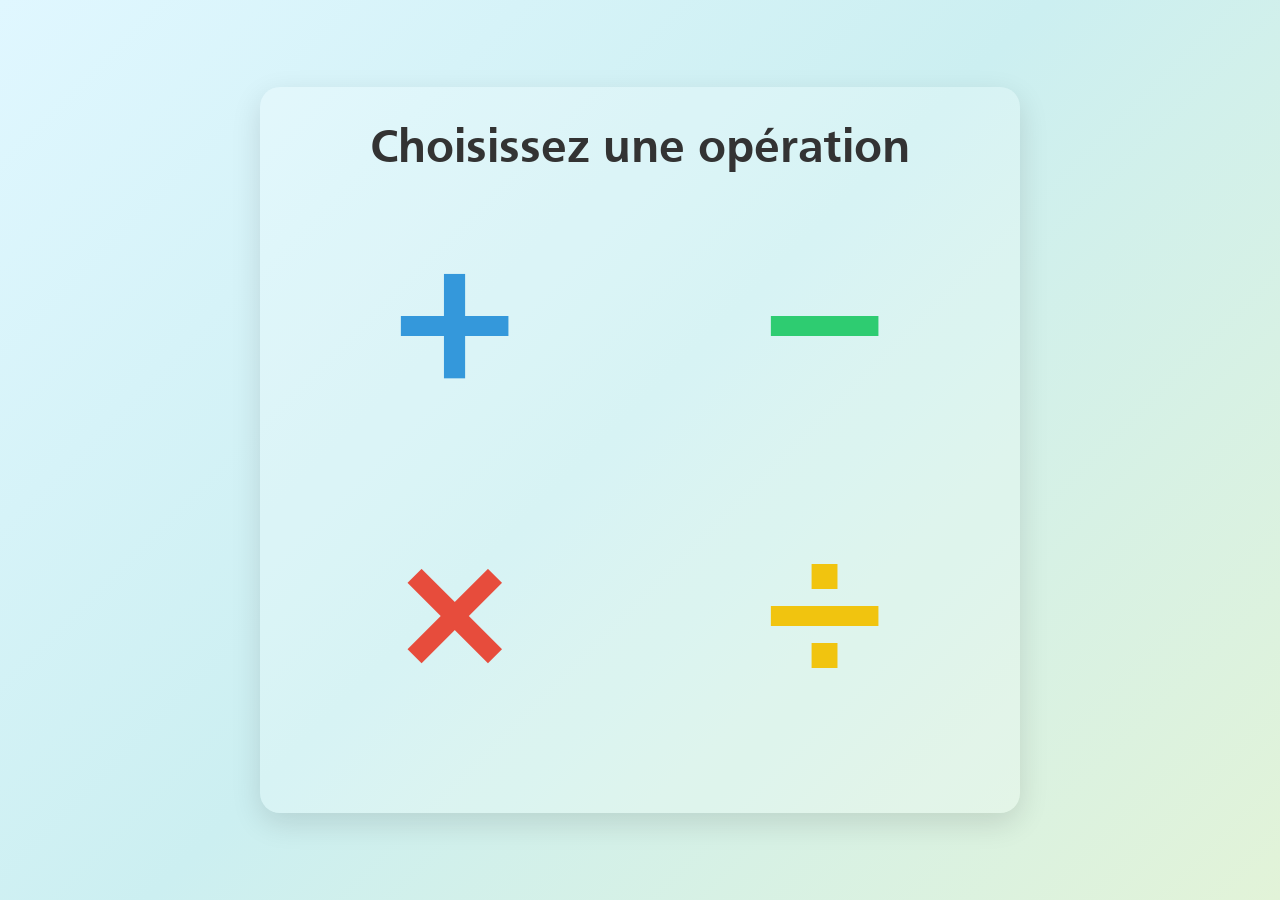
<file: index.html>
<!DOCTYPE html>
<html lang="fr">

<head>
    <meta charset="UTF-8">
    <meta name="viewport" content="width=device-width, initial-scale=1.0">

    <title>Opérations</title>

    <link rel="stylesheet" href="operation.css">
</head>

<body>

    <main>
        <h1>Choisissez une opération</h1>

        <div class="operations" role="navigation" aria-label="Choix de l'opération">
            <a class="operation-button addition" href="Addition-DragAndDrop-main/index.html" aria-label="Addition">
                <span class="operation-symbol" aria-hidden="true">+</span>
            </a>
            <a class="operation-button subtraction" href="Soustraction-DragAndDrop/index.html" aria-label="Soustraction">
                <span class="operation-symbol" aria-hidden="true">−</span>
            </a>
            <a class="operation-button multiplication" href="Multiplication-DragAndDrop/index.html" aria-label="Multiplication">
                <span class="operation-symbol" aria-hidden="true">×</span>
            </a>
            <a class="operation-button division" href="Division-DragAndDrop/index.html" aria-label="Division">
                <span class="operation-symbol" aria-hidden="true">÷</span>
            </a>
        </div>
    </main>

</body>

</html>
</file>
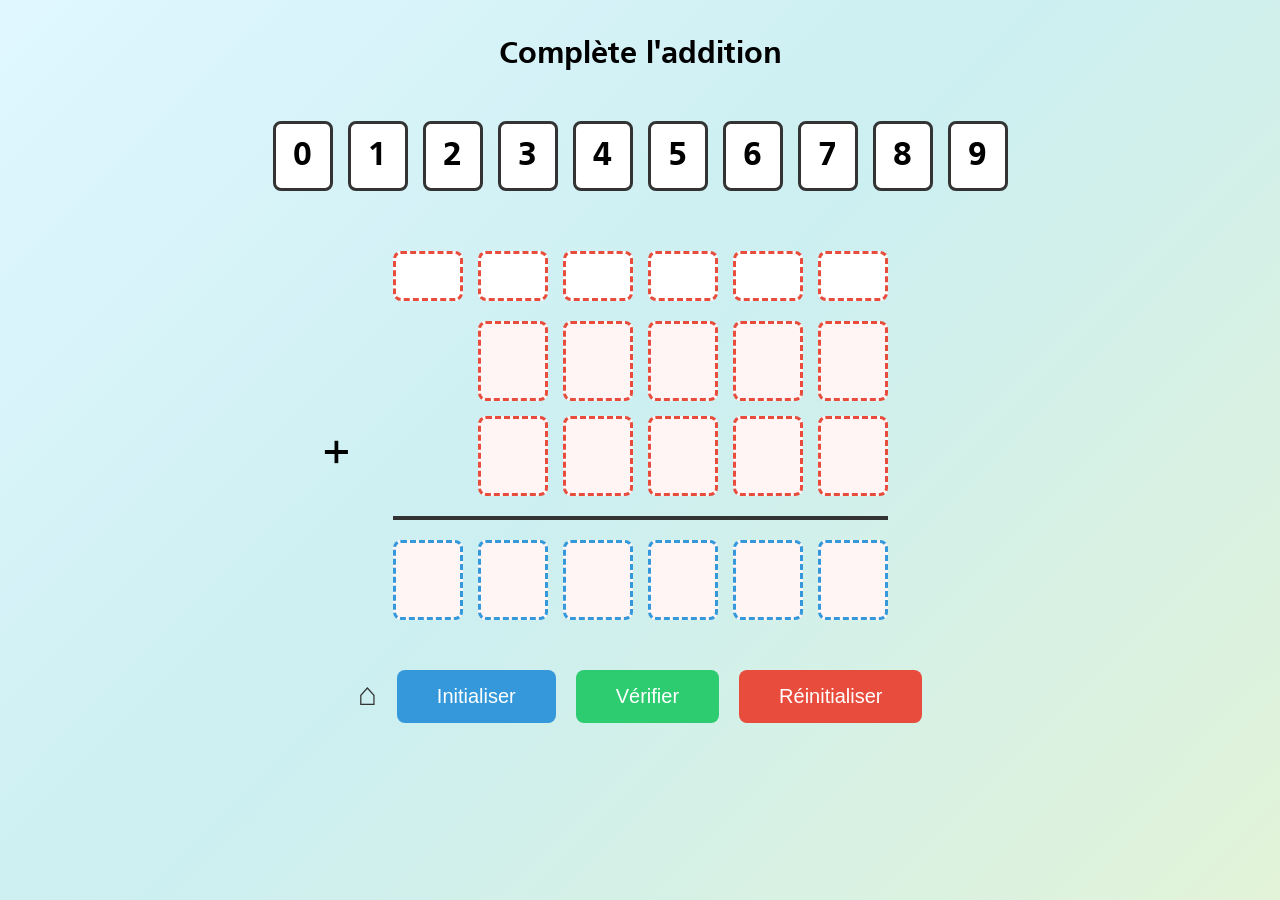
<file: Addition-DragAndDrop-main/index.html>
<!DOCTYPE html>
<html lang="fr">

<head>
    <meta charset="UTF-8">
    <meta name="viewport" content="width=device-width, initial-scale=1.0">

    <title>Addition Drag & Drop</title>

    <link rel="stylesheet" href="style.css">
</head>

<body>

    <h1>Complète l'addition</h1>

    <!-- CHIFFRES -->
    <div class="numbers">

        <div class="number" draggable="true">0</div>
        <div class="number" draggable="true">1</div>
        <div class="number" draggable="true">2</div>
        <div class="number" draggable="true">3</div>
        <div class="number" draggable="true">4</div>
        <div class="number" draggable="true">5</div>
        <div class="number" draggable="true">6</div>
        <div class="number" draggable="true">7</div>
        <div class="number" draggable="true">8</div>
        <div class="number" draggable="true">9</div>

    </div>


    <!-- ADDITION -->
    <div class="operation">

        <!-- RETENUES -->
        <div class="line carry-line">

            <div class="box carry dropzone"></div>
            <div class="box carry dropzone"></div>
            <div class="box carry dropzone"></div>
            <div class="box carry dropzone"></div>
            <div class="box carry dropzone"></div>
            <div class="box carry dropzone"></div>

        </div>


        <!-- PREMIER NOMBRE -->
        <div class="line number-line" id="firstNumber">

            <div class="box dropzone"></div>
            <div class="box dropzone"></div>
            <div class="box dropzone"></div>
            <div class="box dropzone"></div>
            <div class="box dropzone"></div>

        </div>


        <!-- DEUXIEME NOMBRE -->
        <div class="line number-line" id="secondNumber">

            <span class="plus">+</span>

            <div class="box dropzone"></div>
            <div class="box dropzone"></div>
            <div class="box dropzone"></div>
            <div class="box dropzone"></div>
            <div class="box dropzone"></div>

        </div>


        <div class="separator"></div>


        <!-- RESULTAT -->
        <div class="line result-line" id="result">

            <div class="box dropzone"></div>
            <div class="box dropzone"></div>
            <div class="box dropzone"></div>
            <div class="box dropzone"></div>
            <div class="box dropzone"></div>
            <div class="box dropzone"></div>

        </div>

    </div>


    <!-- BOUTONS -->
    <div class="buttons">

        <a class="home-button" href="../index.html" aria-label="Accueil" title="Accueil">⌂</a>

        <button id="initButton">
            Initialiser
        </button>

        <button id="checkButton">
            Vérifier
        </button>

        <button id="resetButton">
            Réinitialiser
        </button>

    </div>


    <p id="message"></p>


    <script src="script.js"></script>

</body>

</html>
</file>
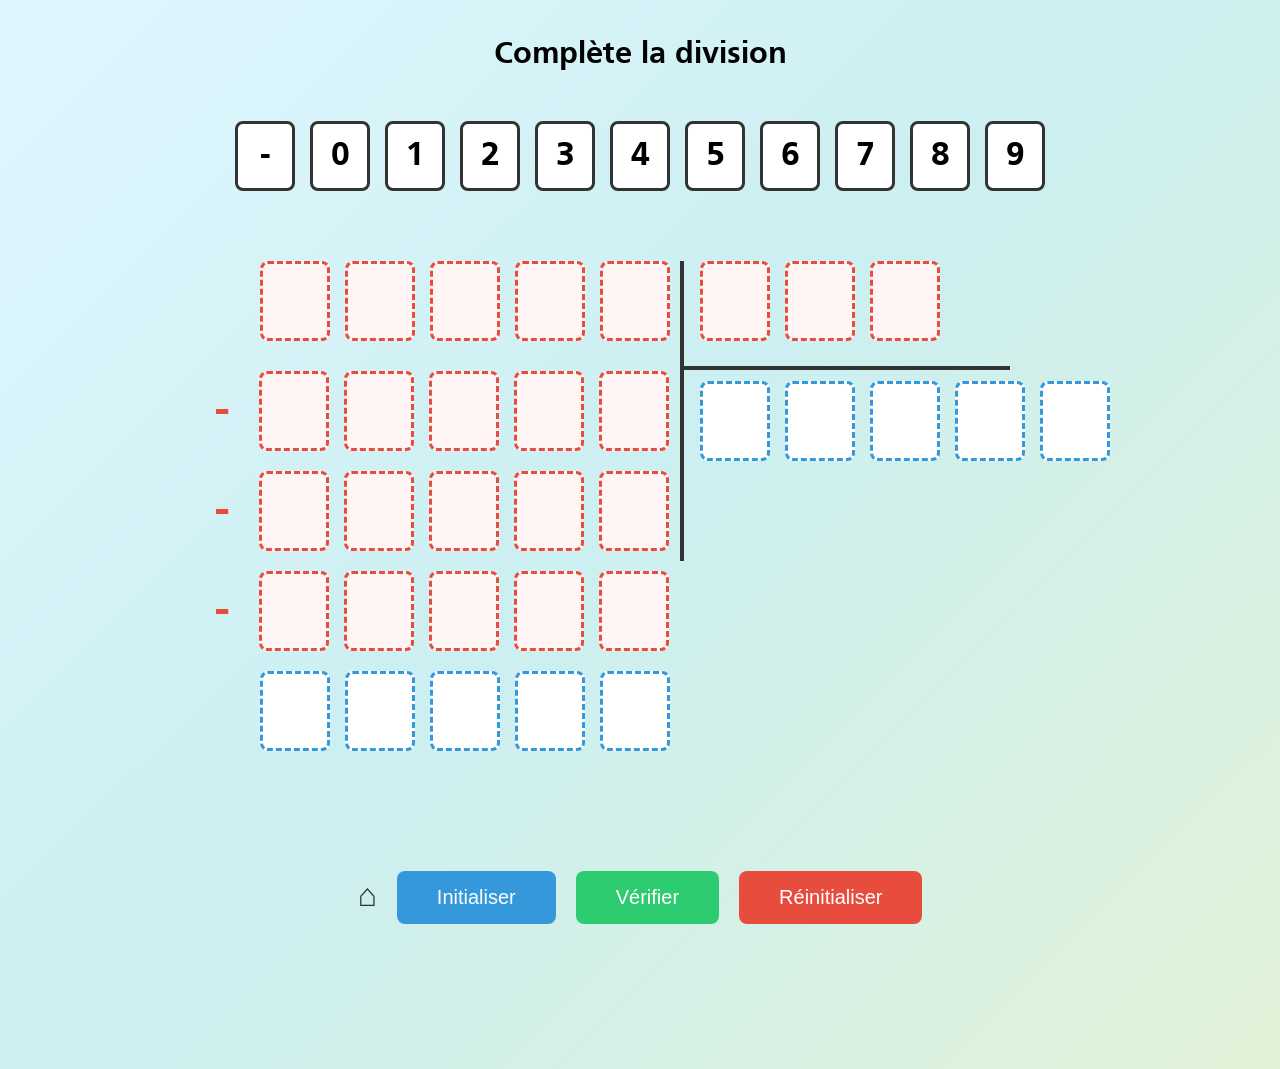
<file: Division-DragAndDrop/index.html>
<!DOCTYPE html>
<html lang="fr">

<head>
    <meta charset="UTF-8">
    <meta name="viewport" content="width=device-width, initial-scale=1.0">

    <title>Division Drag & Drop</title>

    <link rel="stylesheet" href="style.css">
</head>


<body>

    <h1>Complète la division</h1>


    <!-- =====================================================
         CHIFFRES À GLISSER
    ===================================================== -->

    <div class="chiffres">

        <div class="chiffre" draggable="true">-</div>
        <div class="chiffre" draggable="true">0</div>
        <div class="chiffre" draggable="true">1</div>
        <div class="chiffre" draggable="true">2</div>
        <div class="chiffre" draggable="true">3</div>
        <div class="chiffre" draggable="true">4</div>
        <div class="chiffre" draggable="true">5</div>
        <div class="chiffre" draggable="true">6</div>
        <div class="chiffre" draggable="true">7</div>
        <div class="chiffre" draggable="true">8</div>
        <div class="chiffre" draggable="true">9</div>

    </div>


    <!-- =====================================================
         POTENCE
    ===================================================== -->

    <div class="potence-wrap">
        <div class="potence">


            <!-- =================================================
                 DIVIDENDE
            ================================================== -->

            <div class="ligne dividende" id="dividende">

            <div class="case zone-depot"></div>
            <div class="case zone-depot"></div>
            <div class="case zone-depot"></div>
            <div class="case zone-depot"></div>
            <div class="case zone-depot"></div>

        </div>


        <!-- =================================================
             DIVISEUR
        ================================================== -->

        <div class="ligne diviseur" id="diviseur">

            <div class="case zone-depot"></div>
            <div class="case zone-depot"></div>
            <div class="case zone-depot"></div>

        </div>


        <!-- =================================================
             BARRE VERTICALE
        ================================================== -->

        <div class="barre-verticale"></div>


        <!-- =================================================
             BARRE HORIZONTALE
        ================================================== -->

        <div class="barre-horizontale"></div>


        <!-- =================================================
             PREMIÈRE LIGNE DE SOUSTRACTION
        ================================================== -->

        <div class="ligne produit" id="produit">

            <span class="moins">-</span>

            <div class="case zone-depot"></div>
            <div class="case zone-depot"></div>
            <div class="case zone-depot"></div>
            

        </div>


        <!-- =================================================
             DEUXIÈME LIGNE
        ================================================== -->

        <div class="ligne etape-2" id="etape2">

            <span class="moins">-</span>

            <div class="case zone-depot"></div>
            <div class="case zone-depot"></div>
            <div class="case zone-depot"></div>
        

        </div>


        <!-- =================================================
             TROISIÈME LIGNE
        ================================================== -->

        <div class="ligne etape-3" id="etape3">

            <span class="moins">-</span>

            <div class="case zone-depot"></div>
            <div class="case zone-depot"></div>
            <div class="case zone-depot"></div>
        

        </div>


        <!-- =================================================
             RESTE
        ================================================== -->

        <div class="ligne-resultat" id="reste">

            <div class="case zone-depot"></div>
            <div class="case zone-depot"></div>
            <div class="case zone-depot"></div>
            <div class="case zone-depot"></div>
            <div class="case zone-depot"></div>

        </div>


        <!-- =================================================
             QUOTIENT
        ================================================== -->

            <div class="ligne quotient" id="quotient">

                <div class="case zone-depot"></div>
                <div class="case zone-depot"></div>
                <div class="case zone-depot"></div>

            </div>

        </div>
    </div>


    <!-- =====================================================
         BOUTONS
    ===================================================== -->

    <div class="boutons">

        <a class="home-button" href="../index.html" aria-label="Accueil" title="Accueil">⌂</a>

        <button id="boutonInitialiser">
            Initialiser
        </button>

        <button id="boutonVerifier">
            Vérifier
        </button>

        <button id="boutonReinitialiser">
            Réinitialiser
        </button>

    </div>


    <!-- =====================================================
         MESSAGE
    ===================================================== -->

    <p id="message"></p>


    <script src="script.js"></script>

</body>

</html>
</file>
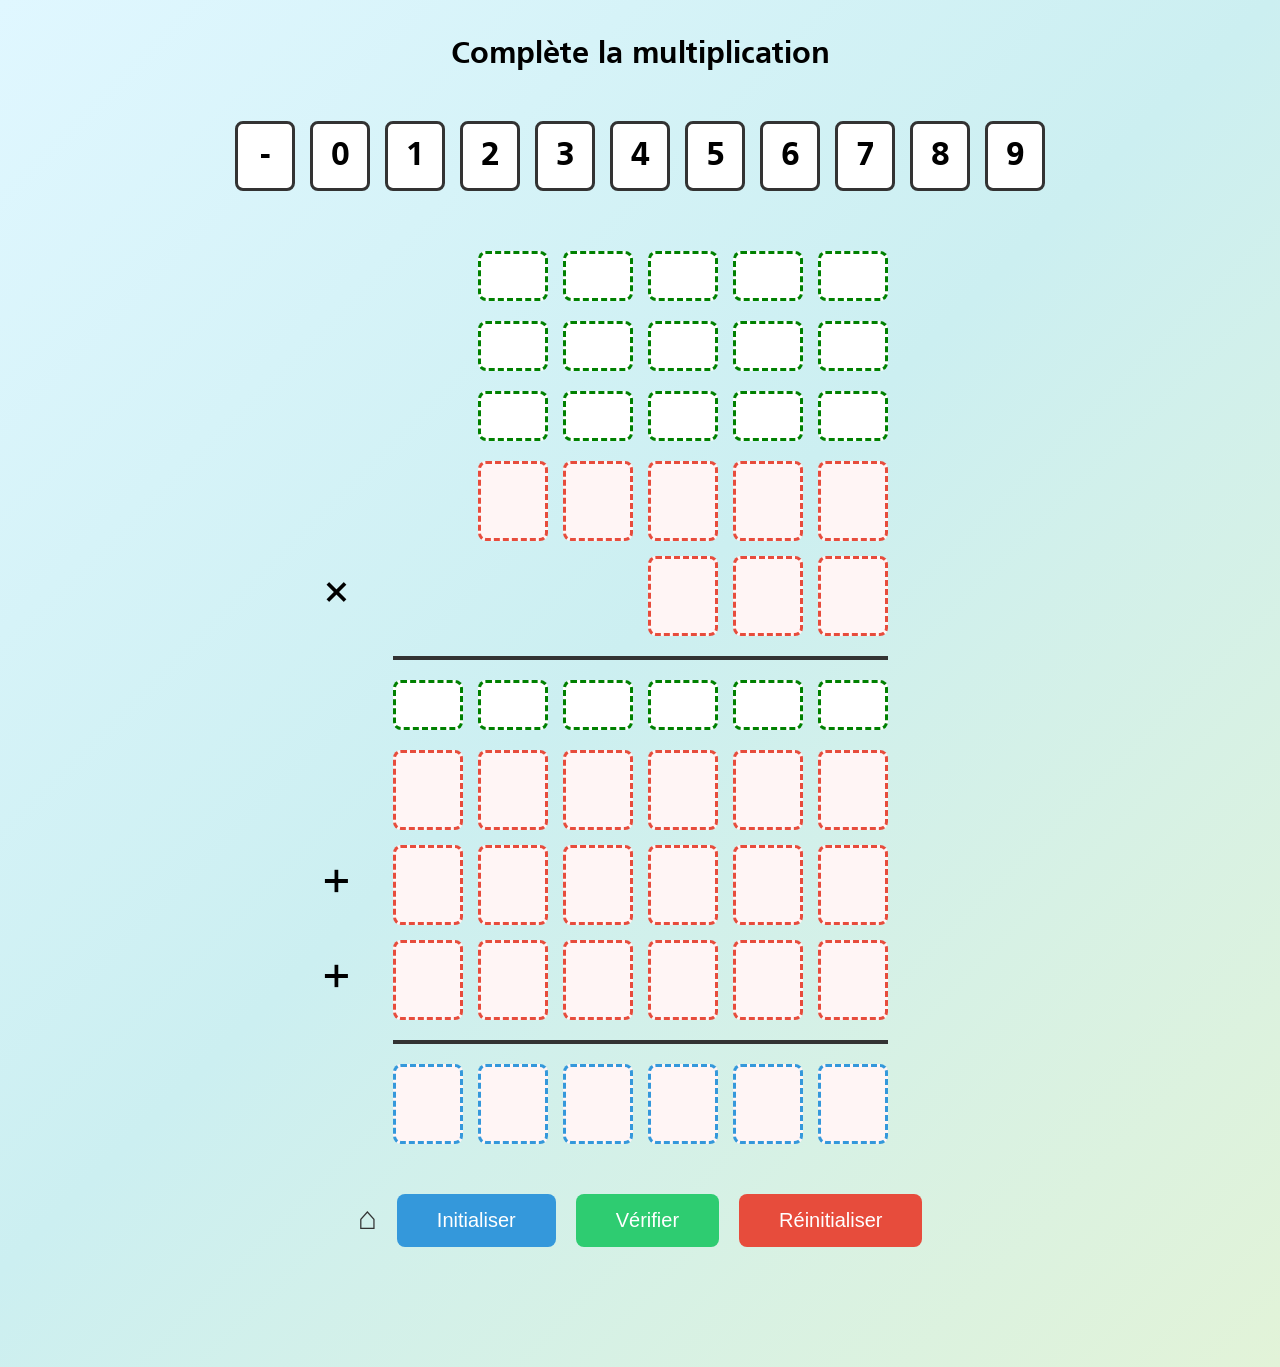
<file: Multiplication-DragAndDrop/index.html>
<!DOCTYPE html>
<html lang="fr">

<head>
    <meta charset="UTF-8">
    <meta name="viewport" content="width=device-width, initial-scale=1.0">

    <title>Multiplication Drag & Drop</title>

    <link rel="stylesheet" href="style.css">
</head>

<body>

    <h1>Complète la multiplication</h1>

    <!-- CHIFFRES -->
    <div class="numbers">

        <div class="number" draggable="true">-</div>
        <div class="number" draggable="true">0</div>
        <div class="number" draggable="true">1</div>
        <div class="number" draggable="true">2</div>
        <div class="number" draggable="true">3</div>
        <div class="number" draggable="true">4</div>
        <div class="number" draggable="true">5</div>
        <div class="number" draggable="true">6</div>
        <div class="number" draggable="true">7</div>
        <div class="number" draggable="true">8</div>
        <div class="number" draggable="true">9</div>

    </div>


    <!-- MULTIPLICATION -->
    <div class="operation">

        <!-- RETENUES -->
        <div class="line carry-line">

            <div class="box carry dropzone"></div>
            <div class="box carry dropzone"></div>
            <div class="box carry dropzone"></div>
            <div class="box carry dropzone"></div>
            <div class="box carry dropzone"></div>

        </div>

        <div class="line carry-line">

            <div class="box carry dropzone"></div>
            <div class="box carry dropzone"></div>
            <div class="box carry dropzone"></div>
            <div class="box carry dropzone"></div>
            <div class="box carry dropzone"></div>

        </div>

        <div class="line carry-line">

            <div class="box carry dropzone"></div>
            <div class="box carry dropzone"></div>
            <div class="box carry dropzone"></div>
            <div class="box carry dropzone"></div>
            <div class="box carry dropzone"></div>

        </div>


        <!-- PREMIER NOMBRE -->
        <div class="line number-line" id="firstNumber">

            <div class="box dropzone"></div>
            <div class="box dropzone"></div>
            <div class="box dropzone"></div>
            <div class="box dropzone"></div>
            <div class="box dropzone"></div>

        </div>


        <!-- DEUXIEME NOMBRE -->
        <div class="line number-line" id="secondNumber">

            <span class="plus">×</span>

            <div class="box dropzone"></div>
            <div class="box dropzone"></div>
            <div class="box dropzone"></div>


        </div>


        

        <div class="separator"></div>

        <!-- RETENUES -->
        <div class="line carry-line">

            <div class="box carry dropzone"></div>
            <div class="box carry dropzone"></div>
            <div class="box carry dropzone"></div>
            <div class="box carry dropzone"></div>
            <div class="box carry dropzone"></div>
            <div class="box carry dropzone"></div>

        </div>

        <!-- PRODUITS PARTIELS -->
        <div class="line number-line">

            <div class="box dropzone"></div>
            <div class="box dropzone"></div>
            <div class="box dropzone"></div>
            <div class="box dropzone"></div>
            <div class="box dropzone"></div>
            <div class="box dropzone"></div>

        </div>

        <div class="line number-line">

            <span class="plus">+</span>

            <div class="box dropzone"></div>
            <div class="box dropzone"></div>
            <div class="box dropzone"></div>
            <div class="box dropzone"></div>
            <div class="box dropzone"></div>
            <div class="box dropzone"></div>

        </div>

        <div class="line number-line">

            <span class="plus">+</span>

            <div class="box dropzone"></div>
            <div class="box dropzone"></div>
            <div class="box dropzone"></div>
            <div class="box dropzone"></div>
            <div class="box dropzone"></div>
            <div class="box dropzone"></div>

        </div>

        <div class="separator"></div>


        <!-- RESULTAT -->
        <div class="line result-line" id="result">

            <div class="box dropzone"></div>
            <div class="box dropzone"></div>
            <div class="box dropzone"></div>
            <div class="box dropzone"></div>
            <div class="box dropzone"></div>
            <div class="box dropzone"></div>

        </div>

    </div>


    <!-- BOUTONS -->
    <div class="buttons">

        <a class="home-button" href="../index.html" aria-label="Accueil" title="Accueil">⌂</a>

        <button id="initButton">
            Initialiser
        </button>

        <button id="checkButton">
            Vérifier
        </button>

        <button id="resetButton">
            Réinitialiser
        </button>

    </div>


    <p id="message"></p>


    <script src="script.js"></script>

</body>

</html>
</file>
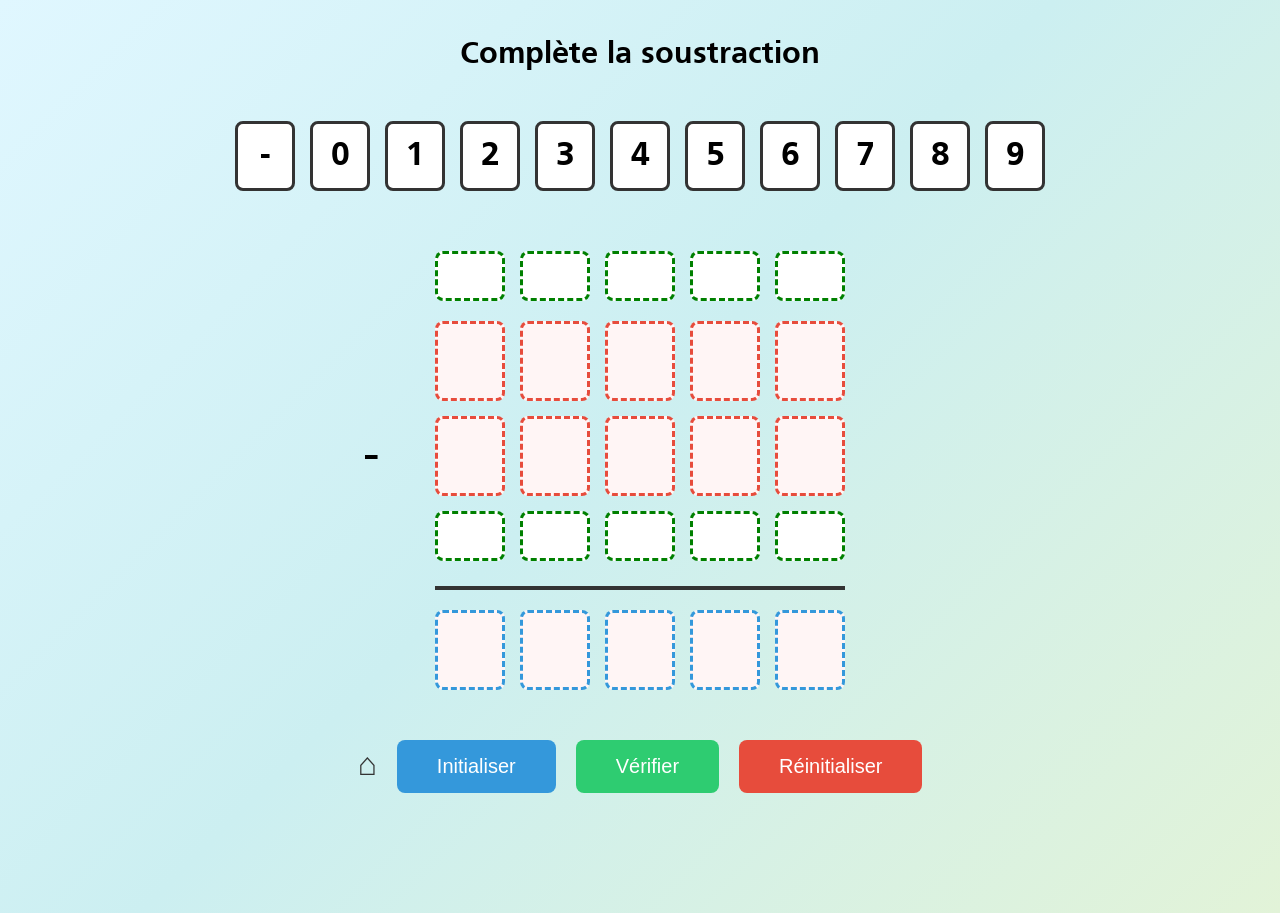
<file: Soustraction-DragAndDrop/index.html>
<!DOCTYPE html>
<html lang="fr">

<head>
    <meta charset="UTF-8">
    <meta name="viewport" content="width=device-width, initial-scale=1.0">

    <title>Soustraction Drag & Drop</title>

    <link rel="stylesheet" href="style.css">
</head>

<body>

    <h1>Complète la soustraction</h1>

    <!-- CHIFFRES -->
    <div class="numbers">

        <div class="number" draggable="true">-</div>
        <div class="number" draggable="true">0</div>
        <div class="number" draggable="true">1</div>
        <div class="number" draggable="true">2</div>
        <div class="number" draggable="true">3</div>
        <div class="number" draggable="true">4</div>
        <div class="number" draggable="true">5</div>
        <div class="number" draggable="true">6</div>
        <div class="number" draggable="true">7</div>
        <div class="number" draggable="true">8</div>
        <div class="number" draggable="true">9</div>

    </div>


    <!-- SOUSTRACTION -->
    <div class="operation">

        <!-- RETENUES -->
        <div class="line carry-line">

            <div class="box carry dropzone"></div>
            <div class="box carry dropzone"></div>
            <div class="box carry dropzone"></div>
            <div class="box carry dropzone"></div>
            <div class="box carry dropzone"></div>

        </div>


        <!-- PREMIER NOMBRE -->
        <div class="line number-line" id="firstNumber">

            <div class="box dropzone"></div>
            <div class="box dropzone"></div>
            <div class="box dropzone"></div>
            <div class="box dropzone"></div>
            <div class="box dropzone"></div>

        </div>


        <!-- DEUXIEME NOMBRE -->
        <div class="line number-line" id="secondNumber">

            <span class="plus">-</span>

            <div class="box dropzone"></div>
            <div class="box dropzone"></div>
            <div class="box dropzone"></div>
            <div class="box dropzone"></div>
            <div class="box dropzone"></div>


        </div>

        <!-- RETENUES -->
        <div class="line carry-line">

            <div class="box carry dropzone"></div>
            <div class="box carry dropzone"></div>
            <div class="box carry dropzone"></div>
            <div class="box carry dropzone"></div>
            <div class="box carry dropzone"></div>

        </div>

        <div class="separator"></div>


        <!-- RESULTAT -->
        <div class="line result-line" id="result">

            <div class="box dropzone"></div>
            <div class="box dropzone"></div>
            <div class="box dropzone"></div>
            <div class="box dropzone"></div>
            <div class="box dropzone"></div>

        </div>

    </div>


    <!-- BOUTONS -->
    <div class="buttons">

        <a class="home-button" href="../index.html" aria-label="Accueil" title="Accueil">⌂</a>

        <button id="initButton">
            Initialiser
        </button>

        <button id="checkButton">
            Vérifier
        </button>

        <button id="resetButton">
            Réinitialiser
        </button>

    </div>


    <p id="message"></p>


    <script src="script.js"></script>

</body>

</html>
</file>
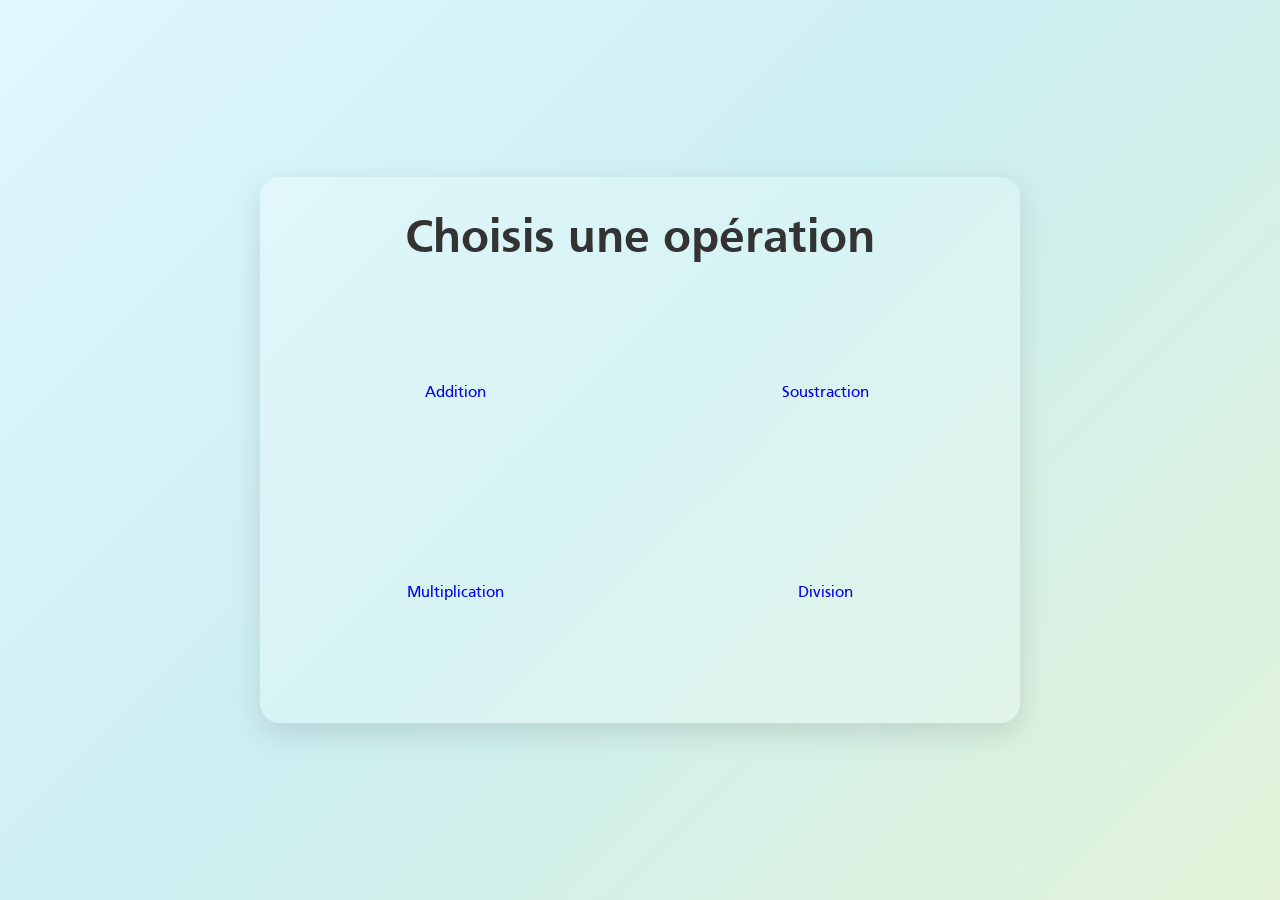
<file: operation.html>
<!DOCTYPE html>
<html lang="fr">

<head>
    <meta charset="UTF-8">
    <meta name="viewport" content="width=device-width, initial-scale=1.0">

    <title>Opérations</title>

    <link rel="stylesheet" href="operation.css">
</head>

<body>

    <main>
        <h1>Choisis une opération</h1>

        <div class="operations" role="navigation" aria-label="Choix de l'opération">
            <a class="operation-button addition" href="Addition-DragAndDrop-main/index.html">Addition</a>
            <a class="operation-button subtraction" href="Soustraction-DragAndDrop/index.html">Soustraction</a>
            <a class="operation-button multiplication" href="Multiplication-DragAndDrop/index.html">Multiplication</a>
            <a class="operation-button division" href="Division-DragAndDrop/index.html">Division</a>
        </div>
    </main>

</body>

</html>
</file>
<file: operation.css>
* {
    box-sizing: border-box;
}

@font-face {
    font-family: "Frutiger";
    src: url("fonts/Frutiger.woff") format("woff");
    font-weight: 400;
    font-style: normal;
}

@font-face {
    font-family: "Frutiger";
    src: url("fonts/Frutiger_bold.woff") format("woff");
    font-weight: 700;
    font-style: normal;
}

body {
    margin: 0;
    min-height: 100vh;
    display: flex;
    justify-content: center;
    align-items: center;
    padding: clamp(12px, 4vw, 24px);
    font-family: "Frutiger", Arial, sans-serif;
    background: linear-gradient(135deg, #e0f7ff 0%, #cceff1 48%, #e2f3d8 100%);
}

main {
    width: min(100%, 760px);
    text-align: center;
    background: rgba(255, 255, 255, 0.22);
    border-radius: 20px;
    padding: clamp(24px, 6vw, 40px) clamp(12px, 4vw, 20px);
    box-shadow: 0 10px 30px rgba(0, 0, 0, 0.12);
}

h1 {
    margin: 0 0 clamp(24px, 6vw, 40px);
    color: #333;
    font-size: clamp(2rem, 5vw, 3rem);
}

.operations {
    display: grid;
    grid-template-columns: repeat(2, minmax(0, 1fr));
    gap: 20px;
}

.operation-button {
    min-height: 180px;
    display: flex;
    justify-content: center;
    align-items: center;
    padding: 20px;
    text-decoration: none;
    transition: transform 0.2s, filter 0.2s;
}

.operation-symbol {
    display: block;
    font-size: clamp(7rem, 18vw, 15rem);
    font-weight: bold;
    line-height: 1;
}

.operation-button:hover,
.operation-button:focus-visible {
    transform: scale(1.12);
    outline: none;
}

.operation-button:focus-visible {
    outline: 3px solid #333;
    outline-offset: 8px;
}

.addition .operation-symbol {
    color: #3498db;
}

.subtraction .operation-symbol {
    color: #2ecc71;
}

.multiplication .operation-symbol {
    color: #e74c3c;
}

.division .operation-symbol {
    color: #f1c40f;
}

@media (max-width: 520px) {
    .operations {
        grid-template-columns: 1fr;
    }

    .operation-button {
        min-height: 140px;
    }

    .operation-symbol {
        font-size: clamp(6rem, 30vw, 11.25rem);
    }
}

@media (max-width: 360px) {
    main {
        border-radius: 14px;
    }

    .operations {
        gap: 12px;
    }

    .operation-button {
        min-height: 112px;
        padding: 12px;
    }

    .operation-symbol {
        font-size: clamp(5rem, 27vw, 7rem);
    }
}
</file>
<file: Addition-DragAndDrop-main/style.css>
* {
    box-sizing: border-box;
}

@font-face {
    font-family: "Frutiger";
    src: url("../fonts/Frutiger.woff") format("woff");
    font-weight: 400;
    font-style: normal;
}

@font-face {
    font-family: "Frutiger";
    src: url("../fonts/Frutiger_bold.woff") format("woff");
    font-weight: 700;
    font-style: normal;
}

body {
    margin: 0;

    min-height: 100vh;

    display: flex;
    flex-direction: column;
    align-items: center;

    font-family: "Frutiger", Arial, sans-serif;

    background: linear-gradient(135deg, #e0f7ff 0%, #cceff1 48%, #e2f3d8 100%);
}


/* =========================
   TITRE
========================= */

h1 {
    margin-top: 40px;
}


/* =========================
   CHIFFRES
========================= */

.numbers {
    display: flex;
    gap: 15px;
    margin-top: 30px;
    margin-bottom: 60px;
}


.number {
    width: 60px;
    height: 70px;

    display: flex;
    justify-content: center;
    align-items: center;

    font-size: 35px;
    font-weight: bold;

    border: 3px solid #333;
    border-radius: 8px;

    background: white;

    cursor: grab;

    user-select: none;
    -webkit-user-select: none;
    touch-action: none;
}

.number.dragging {
    opacity: .5;
}

body {
    overflow-x: hidden;
}

.number.dragging,
.number:active {
    cursor: grabbing;
}


/* =========================
   OPERATION
========================= */

.operation {
    display: flex;
    flex-direction: column;

    gap: 15px;
}


.line {
    display: flex;
    justify-content: flex-end;
    align-items: center;

    gap: 15px;

    position: relative;
}


/* =========================
   CASES
========================= */

.box {
    width: 70px;
    height: 80px;

    display: flex;
    justify-content: center;
    align-items: center;

    border: 3px solid #333;
    border-radius: 8px;

    background: white;

    font-size: 45px;
    font-weight: bold;

    transition: 0.2s;
}


/* CASES A REMPLIR */

.dropzone {
    border: 3px dashed #e74c3c;

    background: #fff5f5;
}

.dropzone:not(:empty) {
    cursor: url("data:image/svg+xml,%3Csvg xmlns='http://www.w3.org/2000/svg' width='32' height='32' viewBox='0 0 32 32'%3E%3Cpath fill='%23e74c3c' d='M7 9h18l-1 19H8L7 9zm3-5h12l2 3H8l2-3z'/%3E%3Cpath fill='%23fff' d='M12 12h2v12h-2zm6 0h2v12h-2z'/%3E%3C/svg%3E") 4 4, pointer;
}


/* SURVOL DRAG */

.dropzone.drag-over {
    background: #dff9fb;

    border-color: #0984e3;

    transform: scale(1.1);
}


/* =========================
   RETENUES
========================= */

.carry-line {
    margin-bottom: 5px;
}


.carry {
    width: 70px;
    height: 50px;

    font-size: 28px;

    color: #e74c3c;

    border-color: #e74c3c;

    background: #fff;
}


/* =========================
   PLUS
========================= */

.plus {
    position: absolute;

    left: -70px;

    font-size: 50px;
}


/* =========================
   SEPARATEUR
========================= */

.separator {
    width: 100%;
    max-width: 500px;
    height: 4px;

    background: #333;

    margin: 5px 0;
}


/* =========================
   RESULTAT
========================= */

.result-line .box {
    border-color: #3498db;
    color: #3498db;
}


/* =========================
   BOUTONS
========================= */

.buttons {
    display: flex;

    gap: 20px;

    margin-top: 50px;
}

.home-button {
    display: inline-flex;
    justify-content: center;
    align-items: center;
    color: #333;
    font-size: 32px;
    line-height: 1;
    text-decoration: none;
}

.home-button:hover,
.home-button:focus-visible {
    color: #0984e3;
}


button {
    padding: 15px 40px;

    border: none;
    border-radius: 8px;

    font-size: 20px;

    color: white;

    cursor: pointer;
}

#initButton {
    background: #3498db;
}

#initButton:hover {
    background: #2980b9;
}


#checkButton {
    background: #2ecc71;
}


#checkButton:hover {
    background: #27ae60;
}


#resetButton {
    background: #e74c3c;
}


#resetButton:hover {
    background: #c0392b;
}


/* =========================
   MESSAGE
========================= */

#message {
    font-size: 35px;

    font-weight: bold;

    min-height: 50px;
}


.correct {
    color: #2ecc71;
}

.incorrect {
    color: #e74c3c;
}

@media (max-width: 768px) {
    body {
        padding: 20px;
    }

    .numbers {
        flex-wrap: wrap;
        justify-content: center;
        gap: 10px;
        margin-bottom: 40px;
        max-width: 385px;
    }

    .number,
    .box {
        width: 55px;
        height: 60px;
        font-size: 30px;
    }

    .carry {
        width: 55px;
        height: 40px;
        font-size: 22px;
    }

    .operation {
        gap: 12px;
    }

    .line {
        gap: 10px;
    }

    .plus {
        left: -45px;
        font-size: 42px;
    }

    .separator {
        width: 100%;
        max-width: 320px;
    }

    .buttons {
        flex-direction: column;
        width: 100%;
        align-items: center;
    }

    button {
        width: 100%;
        padding: 14px 0;
    }

    #message {
        font-size: 28px;
        text-align: center;
    }
}

@media (max-width: 480px) {
    .number,
    .box {
        width: 48px;
        height: 54px;
        font-size: 24px;
    }

    .carry {
        width: 48px;
        height: 36px;
        font-size: 18px;
    }

    .plus {
        left: -35px;
        font-size: 36px;
    }

    .separator {
        max-width: 260px;
    }

    .buttons {
        gap: 12px;
    }
}

@media (max-width: 360px) {
    body {
        padding: 12px 8px 24px;
    }

    h1 {
        max-width: 100%;
        margin-top: 24px;
        font-size: 1.6rem;
        text-align: center;
    }

    .numbers {
        max-width: 280px;
    }

    .number,
    .box {
        width: 44px;
        height: 50px;
        font-size: 22px;
    }

    .carry {
        width: 44px;
        height: 32px;
        font-size: 16px;
    }

    .line {
        gap: 6px;
    }

    .plus {
        left: -30px;
        font-size: 32px;
    }

    .separator {
        max-width: 240px;
    }
}


.incorrect {
    color: #e74c3c;
}
</file>
<file: Division-DragAndDrop/style.css>
/* =====================================================
   BASE
===================================================== */

* {
    box-sizing: border-box;
}

@font-face {
    font-family: "Frutiger";
    src: url("../fonts/Frutiger.woff") format("woff");
    font-weight: 400;
    font-style: normal;
}

@font-face {
    font-family: "Frutiger";
    src: url("../fonts/Frutiger_bold.woff") format("woff");
    font-weight: 700;
    font-style: normal;
}

body {
    margin: 0;

    min-height: 100vh;

    display: flex;
    flex-direction: column;
    align-items: center;

    font-family: "Frutiger", Arial, sans-serif;

    background: linear-gradient(135deg, #e0f7ff 0%, #cceff1 48%, #e2f3d8 100%);

    overflow-x: hidden;
    padding: 0 12px 40px;
}


/* =====================================================
   TITRE
===================================================== */

h1 {
    margin-top: 40px;
}


/* =====================================================
   CHIFFRES À GLISSER
===================================================== */

.chiffres {
    display: flex;

    gap: 15px;

    margin-top: 30px;
    margin-bottom: 70px;

    justify-content: center;
}

.chiffre {
    width: 60px;
    height: 70px;

    display: flex;
    justify-content: center;
    align-items: center;

    font-size: 35px;
    font-weight: bold;

    border: 3px solid #333;
    border-radius: 8px;

    background: white;

    cursor: grab;

    user-select: none;
    -webkit-user-select: none;
    touch-action: none;
}

.chiffre:active {
    cursor: grabbing;
}

.chiffre.en-cours-glisse {
    opacity: 0.5;
}


/* =====================================================
   POTENCE
===================================================== */

.potence-wrap {
    width: 100%;
    display: flex;
    justify-content: center;
    align-items: flex-start;
    overflow-x: auto;
    padding: 0 8px;
    --potence-scale: 1;
    height: calc(560px * var(--potence-scale));
}

.potence {
    position: relative;

    width: 760px;
    height: 560px;

    margin: 0 auto;
    transform: scale(var(--potence-scale));
    transform-origin: top center;
    transition: transform 0.2s ease;
}


/* =====================================================
   CASES
   MÊMES DIMENSIONS QUE LA MULTIPLICATION
===================================================== */

.case {
    position: relative;

    width: 70px;
    height: 80px;

    display: flex;
    justify-content: center;
    align-items: center;

    border: 3px solid #333;
    border-radius: 8px;

    background: white;

    font-size: 45px;
    font-weight: bold;

    z-index: 10;

    transition: 0.2s;
}


/* =====================================================
   CASES À REMPLIR
===================================================== */

.zone-depot {
    border: 3px dashed #e74c3c;

    background: #fff5f5;
}

.zone-depot:not(:empty) {
    cursor: url("data:image/svg+xml,%3Csvg xmlns='http://www.w3.org/2000/svg' width='32' height='32' viewBox='0 0 32 32'%3E%3Cpath fill='%23e74c3c' d='M7 9h18l-1 19H8L7 9zm3-5h12l2 3H8l2-3z'/%3E%3Cpath fill='%23fff' d='M12 12h2v12h-2zm6 0h2v12h-2z'/%3E%3C/svg%3E") 4 4, pointer;
}


/* =====================================================
   LIGNES
===================================================== */

.ligne,
.ligne-resultat {
    position: absolute;

    display: flex;
    align-items: center;

    gap: 15px;

    z-index: 10;
}


/* =====================================================
   DIVIDENDE
===================================================== */

.dividende {
    top: 0;
    left: 0;
}


/* =====================================================
   DIVISEUR
===================================================== */

.diviseur {
    top: 0;
    left: 440px;
}


/* =====================================================
   PREMIÈRE SOUSTRACTION
===================================================== */

.produit {
    top: 110px;
    left: -8%;
}


/* =====================================================
   DEUXIÈME LIGNE
===================================================== */

.etape-2 {
    top: 210px;
    left: -8%;
}


/* =====================================================
   TROISIÈME LIGNE
===================================================== */

.etape-3 {
    top: 310px;
    left: -8%;
}


/* =====================================================
   RESTE
===================================================== */

.ligne-resultat {
    top: 410px;
    left: 0;
}


/* =====================================================
   QUOTIENT
===================================================== */

.quotient {
    top: 120px;
    left: 440px;
}


/* =====================================================
   RÉSULTATS EN BLEU
===================================================== */

.quotient .case,
.ligne-resultat .case {
    border-color: #3498db;

    color: #3498db;

    background: white;
}


/* =====================================================
   SIGNE MOINS
===================================================== */

.moins {
    width: 45px;

    font-size: 50px;
    font-weight: bold;

    color: #e74c3c;

    text-align: center;
}


/* =====================================================
   BARRE VERTICALE
===================================================== */

.barre-verticale {
    position: absolute;

    top: 0;
    left: 420px;

    width: 4px;
    height: 300px;

    background: #333;

    z-index: 5;
}


/* =====================================================
   BARRE HORIZONTALE
===================================================== */

.barre-horizontale {
    position: absolute;

    top: 105px;
    left: 420px;

    width: 330px;
    height: 4px;

    background: #333;

    z-index: 5;
}


/* =====================================================
   SURVOL DRAG & DROP
===================================================== */

.zone-depot.survol {
    background: #dff9fb;

    border-color: #0984e3;

    transform: scale(1.1);
}


/* =====================================================
   BOUTONS
===================================================== */

.boutons {
    display: flex;

    gap: 20px;

    margin-top: 50px;
}

.home-button {
    display: inline-flex;
    justify-content: center;
    align-items: center;
    color: #333;
    font-size: 32px;
    line-height: 1;
    text-decoration: none;
}

.home-button:hover,
.home-button:focus-visible {
    color: #0984e3;
}

button {
    padding: 15px 40px;

    border: none;
    border-radius: 8px;

    font-size: 20px;

    color: white;

    cursor: pointer;
}


#boutonVerifier {
    background: #2ecc71;
}

#boutonVerifier:hover {
    background: #27ae60;
}


#boutonReinitialiser {
    background: #e74c3c;
}

#boutonReinitialiser:hover {
    background: #c0392b;
}


/* =====================================================
   MESSAGE
===================================================== */

#message {
    font-size: 35px;

    font-weight: bold;

    min-height: 50px;

    margin-top: 20px;
}

.correct {
    color: #2ecc71;
}

.incorrect {
    color: #e74c3c;
}


/* =====================================================
   MOBILE
===================================================== */

@media (max-width: 900px) {
    .potence-wrap {
        --potence-scale: 0.8;
    }
}

@media (max-width: 768px) {

    body {
        padding: 16px 10px 30px;
    }

    .chiffres {
        flex-wrap: wrap;

        justify-content: center;

        gap: 10px;

        margin-bottom: 50px;

        max-width: 385px;
    }

    .chiffre,
    .case {
        width: 55px;
        height: 60px;

        font-size: 30px;
    }

    .potence-wrap {
        --potence-scale: 0.7;
    }

    .ligne,
    .ligne-resultat {
        gap: 10px;
    }

    .moins {
        width: 40px;

        font-size: 42px;
    }

    .boutons {
        flex-direction: column;

        width: 100%;

        align-items: center;
    }

    button {
        width: 100%;

        padding: 14px 0;
    }

    #message {
        font-size: 28px;

        text-align: center;
    }
}


/* =====================================================
   PETITS ÉCRANS
===================================================== */

@media (max-width: 480px) {

    .chiffre,
    .case {
        width: 48px;
        height: 54px;

        font-size: 24px;
    }

    .potence-wrap {
        --potence-scale: 0.56;
    }

    .moins {
        width: 35px;

        font-size: 36px;
    }

    .boutons {
        gap: 12px;
    }
}

#boutonInitialiser {
    background: #3498db;
}

#boutonInitialiser:hover {
    background: #2980b9;
}
</file>
<file: Multiplication-DragAndDrop/style.css>
* {
    box-sizing: border-box;
}

@font-face {
    font-family: "Frutiger";
    src: url("../fonts/Frutiger.woff") format("woff");
    font-weight: 400;
    font-style: normal;
}

@font-face {
    font-family: "Frutiger";
    src: url("../fonts/Frutiger_bold.woff") format("woff");
    font-weight: 700;
    font-style: normal;
}

body {
    margin: 0;

    min-height: 100vh;

    display: flex;
    flex-direction: column;
    align-items: center;

    font-family: "Frutiger", Arial, sans-serif;

    background: linear-gradient(135deg, #e0f7ff 0%, #cceff1 48%, #e2f3d8 100%);
}


/* =========================
   TITRE
========================= */

h1 {
    margin-top: 40px;
}


/* =========================
   CHIFFRES
========================= */

.numbers {
    display: flex;
    gap: 15px;
    margin-top: 30px;
    margin-bottom: 60px;
}


.number {
    width: 60px;
    height: 70px;

    display: flex;
    justify-content: center;
    align-items: center;

    font-size: 35px;
    font-weight: bold;

    border: 3px solid #333;
    border-radius: 8px;

    background: white;

    cursor: grab;

    user-select: none;
    -webkit-user-select: none;
    touch-action: none;
}

.number.dragging {
    opacity: .5;
}

body {
    overflow-x: hidden;
}

.number.dragging,
.number:active {
    cursor: grabbing;
}


/* =========================
   OPERATION
========================= */

.operation {
    display: flex;
    flex-direction: column;

    gap: 15px;
}


.line {
    display: flex;
    justify-content: flex-end;
    align-items: center;

    gap: 15px;

    position: relative;
}


/* =========================
   CASES
========================= */

.box {
    width: 70px;
    height: 80px;

    display: flex;
    justify-content: center;
    align-items: center;

    border: 3px solid #333;
    border-radius: 8px;

    background: white;

    font-size: 45px;
    font-weight: bold;

    transition: 0.2s;
}


/* CASES A REMPLIR */

.dropzone {
    border: 3px dashed #e74c3c;

    background: #fff5f5;
}

.dropzone:not(:empty) {
    cursor: url("data:image/svg+xml,%3Csvg xmlns='http://www.w3.org/2000/svg' width='32' height='32' viewBox='0 0 32 32'%3E%3Cpath fill='%23e74c3c' d='M7 9h18l-1 19H8L7 9zm3-5h12l2 3H8l2-3z'/%3E%3Cpath fill='%23fff' d='M12 12h2v12h-2zm6 0h2v12h-2z'/%3E%3C/svg%3E") 4 4, pointer;
}


/* SURVOL DRAG */

.dropzone.drag-over {
    background: #dff9fb;

    border-color: #0984e3;

    transform: scale(1.1);
}


/* =========================
   RETENUES
========================= */

.carry-line {
    margin-bottom: 5px;
}


.carry {
    width: 70px;
    height: 50px;

    font-size: 28px;

    color: #e74c3c;

    border-color: green;

    background: #fff;
}


/* =========================
   PLUS
========================= */

.plus {
    position: absolute;

    left: -70px;

    font-size: 50px;
}


/* =========================
   SEPARATEUR
========================= */

.separator {
    width: 100%;
    max-width: 500px;
    height: 4px;

    background: #333;

    margin: 5px 0;
}




/* =========================
   RESULTAT
========================= */

.result-line .box {
    border-color: #3498db;
    color: #3498db;
}


/* =========================
   BOUTONS
========================= */

.buttons {
    display: flex;

    gap: 20px;

    margin-top: 50px;
}

.home-button {
    display: inline-flex;
    justify-content: center;
    align-items: center;
    color: #333;
    font-size: 32px;
    line-height: 1;
    text-decoration: none;
}

.home-button:hover,
.home-button:focus-visible {
    color: #0984e3;
}


button {
    padding: 15px 40px;

    border: none;
    border-radius: 8px;

    font-size: 20px;

    color: white;

    cursor: pointer;
}

#initButton {
    background: #3498db;
}

#initButton:hover {
    background: #2980b9;
}


#checkButton {
    background: #2ecc71;
}


#checkButton:hover {
    background: #27ae60;
}


#resetButton {
    background: #e74c3c;
}


#resetButton:hover {
    background: #c0392b;
}


/* =========================
   MESSAGE
========================= */

#message {
    font-size: 35px;

    font-weight: bold;

    min-height: 50px;
}


.correct {
    color: #2ecc71;
}

.incorrect {
    color: #e74c3c;
}

@media (max-width: 768px) {
    body {
        padding: 20px;
    }

    .numbers {
        flex-wrap: wrap;
        justify-content: center;
        gap: 10px;
        margin-bottom: 40px;
        max-width: 385px;
    }

    .number,
    .box {
        width: 55px;
        height: 60px;
        font-size: 30px;
    }

    .carry {
        width: 55px;
        height: 40px;
        font-size: 22px;
    }

    .operation {
        gap: 12px;
    }

    .line {
        gap: 10px;
    }

    .plus {
        left: -45px;
        font-size: 42px;
    }

    .separator {
        width: 100%;
        max-width: 320px;
    }

    .buttons {
        flex-direction: column;
        width: 100%;
        align-items: center;
    }

    button {
        width: 100%;
        padding: 14px 0;
    }

    #message {
        font-size: 28px;
        text-align: center;
    }
}

@media (max-width: 480px) {
    .number,
    .box {
        width: 48px;
        height: 54px;
        font-size: 24px;
    }

    .carry {
        width: 48px;
        height: 36px;
        font-size: 18px;
    }

    .plus {
        left: -35px;
        font-size: 36px;
    }

    .separator {
        max-width: 260px;
    }

    .buttons {
        gap: 12px;
    }
}

@media (max-width: 360px) {
    body {
        padding: 12px 8px 24px;
    }

    h1 {
        margin-top: 24px;
        font-size: 1.6rem;
        text-align: center;
    }

    .numbers {
        max-width: 280px;
    }

    .number,
    .box {
        width: 44px;
        height: 50px;
        font-size: 22px;
    }

    .carry {
        width: 44px;
        height: 32px;
        font-size: 16px;
    }

    .line {
        gap: 6px;
    }

    .plus {
        left: -30px;
        font-size: 32px;
    }

    .separator {
        max-width: 240px;
    }
}


.incorrect {
    color: #e74c3c;
}
</file>
<file: Soustraction-DragAndDrop/style.css>
* {
    box-sizing: border-box;
}

@font-face {
    font-family: "Frutiger";
    src: url("../fonts/Frutiger.woff") format("woff");
    font-weight: 400;
    font-style: normal;
}

@font-face {
    font-family: "Frutiger";
    src: url("../fonts/Frutiger_bold.woff") format("woff");
    font-weight: 700;
    font-style: normal;
}

body {
    margin: 0;

    min-height: 100vh;

    display: flex;
    flex-direction: column;
    align-items: center;

    font-family: "Frutiger", Arial, sans-serif;

    background: linear-gradient(135deg, #e0f7ff 0%, #cceff1 48%, #e2f3d8 100%);
}


/* =========================
   TITRE
========================= */

h1 {
    margin-top: 40px;
}


/* =========================
   CHIFFRES
========================= */

.numbers {
    display: flex;
    gap: 15px;
    margin-top: 30px;
    margin-bottom: 60px;
}


.number {
    width: 60px;
    height: 70px;

    display: flex;
    justify-content: center;
    align-items: center;

    font-size: 35px;
    font-weight: bold;

    border: 3px solid #333;
    border-radius: 8px;

    background: white;

    cursor: grab;

    user-select: none;
    -webkit-user-select: none;
    touch-action: none;
}

.number.dragging {
    opacity: .5;
}

body {
    overflow-x: hidden;
}

.number.dragging,
.number:active {
    cursor: grabbing;
}


/* =========================
   OPERATION
========================= */

.operation {
    display: flex;
    flex-direction: column;

    gap: 15px;
}


.line {
    display: flex;
    justify-content: flex-end;
    align-items: center;

    gap: 15px;

    position: relative;
}


/* =========================
   CASES
========================= */

.box {
    width: 70px;
    height: 80px;

    display: flex;
    justify-content: center;
    align-items: center;

    border: 3px solid #333;
    border-radius: 8px;

    background: white;

    font-size: 45px;
    font-weight: bold;

    transition: 0.2s;
}


/* CASES A REMPLIR */

.dropzone {
    border: 3px dashed #e74c3c;

    background: #fff5f5;
}

.dropzone:not(:empty) {
    cursor: url("data:image/svg+xml,%3Csvg xmlns='http://www.w3.org/2000/svg' width='32' height='32' viewBox='0 0 32 32'%3E%3Cpath fill='%23e74c3c' d='M7 9h18l-1 19H8L7 9zm3-5h12l2 3H8l2-3z'/%3E%3Cpath fill='%23fff' d='M12 12h2v12h-2zm6 0h2v12h-2z'/%3E%3C/svg%3E") 4 4, pointer;
}


/* SURVOL DRAG */

.dropzone.drag-over {
    background: #dff9fb;

    border-color: #0984e3;

    transform: scale(1.1);
}


/* =========================
   RETENUES
========================= */

.carry-line {
    margin-bottom: 5px;
}


.carry {
    width: 70px;
    height: 50px;

    font-size: 28px;

    color: #e74c3c;

    border-color: green;

    background: #fff;
}


/* =========================
   PLUS
========================= */

.plus {
    position: absolute;

    left: -70px;

    font-size: 50px;
}


/* =========================
   SEPARATEUR
========================= */

.separator {
    width: 100%;
    max-width: 420px;
    height: 4px;

    background: #333;

    margin: 5px 0;
}


/* =========================
   RESULTAT
========================= */

.result-line .box {
    border-color: #3498db;
    color: #3498db;
}


/* =========================
   BOUTONS
========================= */

.buttons {
    display: flex;

    gap: 20px;

    margin-top: 50px;
}

.home-button {
    display: inline-flex;
    justify-content: center;
    align-items: center;
    color: #333;
    font-size: 32px;
    line-height: 1;
    text-decoration: none;
}

.home-button:hover,
.home-button:focus-visible {
    color: #0984e3;
}


button {
    padding: 15px 40px;

    border: none;
    border-radius: 8px;

    font-size: 20px;

    color: white;

    cursor: pointer;
}

#initButton {
    background: #3498db;
}

#initButton:hover {
    background: #2980b9;
}


#checkButton {
    background: #2ecc71;
}


#checkButton:hover {
    background: #27ae60;
}


#resetButton {
    background: #e74c3c;
}


#resetButton:hover {
    background: #c0392b;
}


/* =========================
   MESSAGE
========================= */

#message {
    font-size: 35px;

    font-weight: bold;

    min-height: 50px;
}


.correct {
    color: #2ecc71;
}

.incorrect {
    color: #e74c3c;
}

@media (max-width: 768px) {
    body {
        padding: 20px;
    }

    .numbers {
        flex-wrap: wrap;
        justify-content: center;
        gap: 10px;
        margin-bottom: 40px;
        max-width: 385px;
    }

    .number,
    .box {
        width: 55px;
        height: 60px;
        font-size: 30px;
    }

    .carry {
        width: 55px;
        height: 40px;
        font-size: 22px;
    }

    .operation {
        gap: 12px;
    }

    .line {
        gap: 10px;
    }

    .plus {
        left: -45px;
        font-size: 42px;
    }

    .separator {
        width: 100%;
        max-width: 320px;
    }

    .buttons {
        flex-direction: column;
        width: 100%;
        align-items: center;
    }

    button {
        width: 100%;
        padding: 14px 0;
    }

    #message {
        font-size: 28px;
        text-align: center;
    }
}

@media (max-width: 480px) {
    .number,
    .box {
        width: 48px;
        height: 54px;
        font-size: 24px;
    }

    .carry {
        width: 48px;
        height: 36px;
        font-size: 18px;
    }

    .plus {
        left: -35px;
        font-size: 36px;
    }

    .separator {
        max-width: 260px;
    }

    .buttons {
        gap: 12px;
    }
}

@media (max-width: 360px) {
    body {
        padding: 12px 8px 24px;
    }

    h1 {
        margin-top: 24px;
        font-size: 1.6rem;
        text-align: center;
    }

    .numbers {
        max-width: 280px;
    }

    .number,
    .box {
        width: 44px;
        height: 50px;
        font-size: 22px;
    }

    .carry {
        width: 44px;
        height: 32px;
        font-size: 16px;
    }

    .line {
        gap: 6px;
    }

    .plus {
        left: -30px;
        font-size: 32px;
    }

    .separator {
        max-width: 240px;
    }
}


.incorrect {
    color: #e74c3c;
}
</file>
